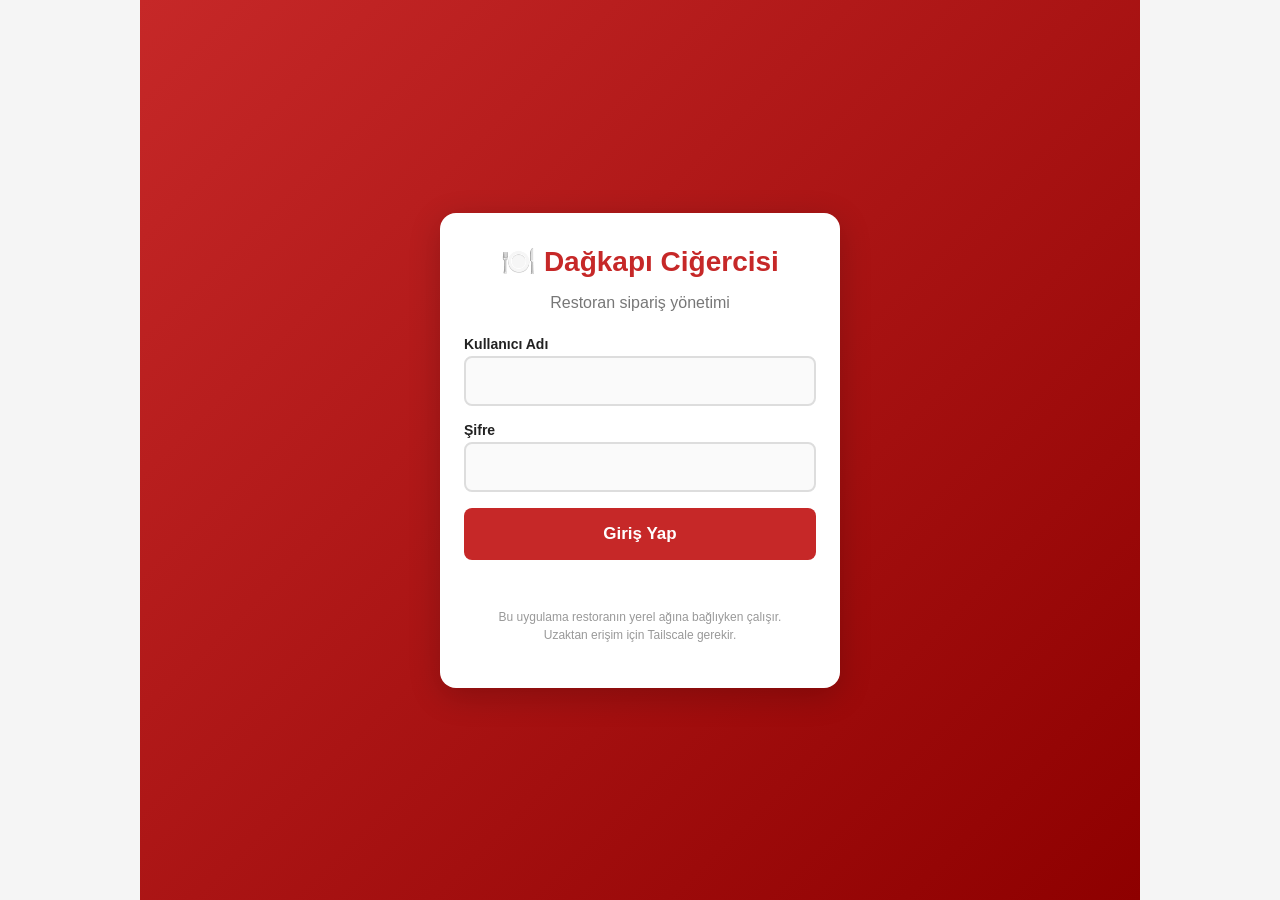
<file: src/main/resources/webapp/index.html>
<!DOCTYPE html>
<html lang="tr">
<head>
  <meta charset="UTF-8">
  <meta name="viewport" content="width=device-width, initial-scale=1.0, viewport-fit=cover, user-scalable=no">
  <meta name="theme-color" content="#c62828">
  <title>BudgetController POS</title>

  <!-- PWA -->
  <link rel="manifest" href="manifest.json">
  <link rel="apple-touch-icon" href="icons/apple-touch-icon.png">
  <meta name="apple-mobile-web-app-capable" content="yes">
  <meta name="apple-mobile-web-app-status-bar-style" content="black-translucent">
  <meta name="apple-mobile-web-app-title" content="Dağkapı Ciğercisi">
  <meta name="mobile-web-app-capable" content="yes">

  <link rel="stylesheet" href="style.css">
</head>
<body>

  <!-- =========== LOGIN VIEW =========== -->
  <section id="view-login" class="view active">
    <div class="login-card">
      <h1>🍽️ Dağkapı Ciğercisi</h1>
      <p class="subtitle">Restoran sipariş yönetimi</p>
      <form id="loginForm">
        <label>
          <span>Kullanıcı Adı</span>
          <input type="text" id="loginUsername" autocomplete="username" required>
        </label>
        <label>
          <span>Şifre</span>
          <input type="password" id="loginPassword" autocomplete="current-password" required>
        </label>
        <button type="submit" class="btn btn-primary btn-large">Giriş Yap</button>
        <div id="loginError" class="error"></div>
      </form>
      <p class="hint">Bu uygulama restoranın yerel ağına bağlıyken çalışır.<br>
         Uzaktan erişim için Tailscale gerekir.</p>
    </div>
  </section>

  <!-- =========== HEADER (her view'da görünür) =========== -->
  <header id="appHeader" class="hidden">
    <div class="header-left">
      <button id="menuBtn" class="icon-btn">☰</button>
      <button id="backBtn" class="icon-btn hidden">←</button>
      <h1 id="headerTitle">Masalar</h1>
    </div>
    <div class="header-right">
      <span id="liveClock" class="live-clock"></span>
      <span id="headerUser"></span>
      <button id="soundToggleBtn" class="icon-btn" title="Sesi aç/kapat">🔊</button>
      <button id="logoutBtn" class="icon-btn">↪</button>
    </div>
  </header>

  <!-- =========== SIDE NAV MENU =========== -->
  <nav id="sideMenu" class="side-menu hidden">
    <div class="side-menu-header">
      <span>Menü</span>
      <button class="icon-btn" id="sideMenuClose">×</button>
    </div>
    <button class="side-menu-item" data-view="dashboard">📊 Gösterge Paneli</button>
    <button class="side-menu-item" data-view="tables">🪑 Masalar</button>
    <button class="side-menu-item" data-view="sales" data-role="ADMIN,KASIYER">💰 Satışlar</button>
    <button class="side-menu-item" data-view="expenses" data-role="ADMIN,KASIYER">📝 Giderler</button>
    <button class="side-menu-item" data-view="daily" data-role="ADMIN">📅 Gün Sonu</button>
    <button class="side-menu-item" data-view="refunds" data-role="ADMIN">🗂 İşlem Geçmişi</button>
    <button class="side-menu-item" data-view="hourly" data-role="ADMIN">📈 Saatlik Yoğunluk</button>
    <button class="side-menu-item" data-view="product-admin" data-role="ADMIN,KASIYER">🛒 Ürün Yönetimi</button>
    <button class="side-menu-item" data-view="user-admin" data-role="ADMIN,KASIYER">👥 Kullanıcı Yönetimi</button>
    <button class="side-menu-item" data-view="suggestions" data-role="ADMIN">💡 Öneriler</button>
    <button class="side-menu-item" data-view="reservations">📆 Rezervasyonlar</button>
  </nav>
  <div id="sideMenuOverlay" class="side-menu-overlay hidden"></div>

  <main id="appMain" class="hidden">

    <!-- =========== DASHBOARD (sahip için) =========== -->
    <section id="view-dashboard" class="view">
      <div class="card">
        <h2>📊 Günün Özeti</h2>
        <div class="stat-grid">
          <!-- "Bugünkü Ciro" kutusu sadece ADMIN'e gösterilir; kasiyere gizli -->
          <div class="stat-box stat-green" id="statSalesBox">
            <span class="stat-value" id="statSalesTotal">—</span>
            <span class="stat-label">Bugünkü Ciro</span>
          </div>
          <div class="stat-box stat-blue">
            <span class="stat-value" id="statTableOccupied">—</span>
            <span class="stat-label">Dolu Masa</span>
          </div>
          <div class="stat-box stat-orange">
            <span class="stat-value" id="statOrderCount">—</span>
            <span class="stat-label">Açık Sipariş</span>
          </div>
        </div>
      </div>

      <!-- Hızlı İstatistik chip'leri — sadece ADMIN'e -->
      <div class="card" id="quickStatsBox">
        <h3>⚡ Hızlı İstatistik</h3>
        <div class="quick-stats-grid">
          <button class="quick-stat-btn" data-stat="today-sales">💰 Bugün Ne Sattım?</button>
          <button class="quick-stat-btn" data-stat="week-sales">📈 Bu Hafta Ciro</button>
          <button class="quick-stat-btn" data-stat="month-sales">📅 Bu Ay Ciro</button>
          <button class="quick-stat-btn" data-stat="today-expenses">📝 Bugün Gider</button>
          <button class="quick-stat-btn" data-stat="net-profit">💎 Net Kar (Bugün)</button>
          <button class="quick-stat-btn" data-stat="top-products">🏆 En Çok Satılan</button>
        </div>
      </div>

      <button class="btn btn-primary btn-large" id="goToTablesBtn">
        Masalara Git →
      </button>

      <!-- Hızlı istatistik sonuç modalı -->
      <div id="quickStatModal" class="modal hidden">
        <div class="modal-content">
          <h2 id="quickStatTitle">Sonuç</h2>
          <div id="quickStatBody" class="quick-stat-body">Yükleniyor...</div>
          <button class="btn btn-secondary" id="quickStatCloseBtn">Kapat</button>
        </div>
      </div>
    </section>

    <!-- =========== TABLES VIEW =========== -->
    <section id="view-tables" class="view">
      <div class="filter-bar">
        <select id="buildingFilter"></select>
        <select id="floorFilter"></select>
        <select id="salonFilter"></select>
      </div>
      <div class="status-filter-bar">
        <button class="status-btn active" data-status="all">Tümü</button>
        <button class="status-btn status-empty-btn" data-status="EMPTY">Boş</button>
        <button class="status-btn status-occupied-btn" data-status="OCCUPIED">Dolu</button>
        <span id="statusCounts" class="status-counts"></span>
      </div>
      <div id="tablesGrid" class="tables-grid"></div>
    </section>

    <!-- =========== TABLE DETAIL =========== -->
    <section id="view-table-detail" class="view">
      <div class="card" id="tableInfoCard">
        <h2 id="tableInfoTitle">Masa</h2>
        <div id="tableInfoMeta" class="meta"></div>
      </div>
      <div class="card">
        <h3>Sipariş Kalemleri</h3>
        <div id="orderItems" class="order-items"></div>
        <div class="total-row">
          <span>TOPLAM</span>
          <span id="orderTotal">₺0,00</span>
        </div>
      </div>
      <div class="action-bar action-bar-grid">
        <button class="btn btn-primary" id="addProductBtn">+ Ürün</button>
        <button class="btn btn-orange" id="sendKitchenBtn">🍳 Mutfak</button>
        <button class="btn btn-green" id="markServedBtn">✓ Teslim Edildi</button>
        <button class="btn btn-green" id="saleBtn">💰 Satış</button>
        <button class="btn btn-purple" id="splitBtn">✂️ Hesap Böl</button>
        <button class="btn btn-blue" id="transferBtn">↔ Masa Taşı</button>
        <button class="btn btn-danger" id="clearTableBtn">🗑 Masa Temizle</button>
      </div>
    </section>

    <!-- =========== ÖDEME YÖNTEMİ DIALOG =========== -->
    <div id="paymentDialog" class="modal hidden">
      <div class="modal-content">
        <h2 id="paymentDialogTitle">Ödeme Yöntemi</h2>
        <p id="paymentDialogAmount" class="modal-amount">₺0,00</p>

        <!-- Hızlı tutar şablonları (yuvarlama / indirim / ikram) -->
        <div class="quick-amount-row">
          <button class="quick-amount-btn" data-action="round-50">↗ 50₺ Yuvarla</button>
          <button class="quick-amount-btn" data-action="round-100">↗ 100₺ Yuvarla</button>
          <button class="quick-amount-btn" data-action="disc-5">−5%</button>
          <button class="quick-amount-btn" data-action="disc-10">−10%</button>
          <button class="quick-amount-btn" data-action="free">🎁 Bedava (İkram)</button>
          <button class="quick-amount-btn" data-action="reset">↺ Orijinal</button>
        </div>

        <div class="payment-options">
          <button class="btn btn-green btn-large" data-method="CASH">💵 Nakit</button>
          <button class="btn btn-blue btn-large" data-method="CREDIT_CARD">💳 Kart</button>
          <button class="btn btn-purple btn-large" data-method="TRANSFER">🏦 EFT</button>
        </div>
        <button class="btn btn-secondary" id="paymentCancelBtn">İptal</button>
      </div>
    </div>

    <!-- =========== HESAP BÖL DIALOG =========== -->
    <div id="splitDialog" class="modal hidden">
      <div class="modal-content">
        <h2>✂️ Hesap Böl</h2>
        <div id="splitStep1">
          <p>Toplam: <strong id="splitTotalAmount">₺0,00</strong></p>
          <p>Kaç kişiye bölünsün?</p>
          <div class="split-quick">
            <button class="btn btn-green btn-large" data-persons="2">2 Kişi</button>
            <button class="btn btn-green btn-large" data-persons="3">3 Kişi</button>
            <button class="btn btn-green btn-large" data-persons="4">4 Kişi</button>
          </div>
          <label>
            <span>veya manuel kişi sayısı:</span>
            <input type="number" id="splitManualCount" min="2" max="20" value="5">
          </label>
          <button class="btn btn-primary btn-large" id="splitManualGo">Devam →</button>
        </div>
        <div id="splitStep2" class="hidden">
          <p>Her kişi için ödeme yöntemi:</p>
          <div id="splitPersonsList"></div>
          <button class="btn btn-primary btn-large" id="splitConfirmBtn">Onayla ve Tahsil Et</button>
        </div>
        <button class="btn btn-secondary" id="splitCancelBtn">İptal</button>
      </div>
    </div>

    <!-- =========== KALEM EYLEM MENÜSÜ (alt-sheet) =========== -->
    <div id="itemActionSheet" class="modal hidden">
      <div class="modal-content">
        <h3 id="itemActionTitle">Kalem</h3>
        <button class="btn btn-orange btn-large" id="itemDecreaseBtn">− 1 Adet Azalt</button>
        <button class="btn btn-danger btn-large" id="itemRemoveBtn">🗑 Tamamen Sil</button>
        <button class="btn btn-secondary" id="itemCancelBtn">İptal</button>
      </div>
    </div>

    <!-- =========== MASA TRANSFER DIALOG =========== -->
    <div id="transferDialog" class="modal hidden">
      <div class="modal-content">
        <h2>↔ Masa Taşı</h2>
        <p>Hedef masa seçin:</p>
        <select id="transferTargetSelect" class="full-width-select"></select>
        <button class="btn btn-primary btn-large" id="transferConfirmBtn">Taşı</button>
        <button class="btn btn-secondary" id="transferCancelBtn">İptal</button>
      </div>
    </div>

    <!-- =========== ÜRÜN EKLE DIALOG (porsiyon + şiş + not) =========== -->
    <div id="addItemDialog" class="modal hidden">
      <div class="modal-content">
        <h2 id="addItemProductName">Ürün</h2>
        <p id="addItemPriceInfo" class="meta"></p>

        <div class="qty-row">
          <span class="qty-label">Porsiyon</span>
          <div class="qty-controls">
            <button class="qty-btn" data-action="portion-minus">−</button>
            <input type="number" id="addItemPortion" min="0" max="50" value="1">
            <button class="qty-btn" data-action="portion-plus">+</button>
          </div>
        </div>

        <div class="qty-row" id="addItemPiecesRow" style="display:none;">
          <span class="qty-label" id="addItemPiecesLabel">+ Şiş</span>
          <div class="qty-controls">
            <button class="qty-btn qty-blue" data-action="pieces-minus">−</button>
            <input type="number" id="addItemExtraPieces" min="0" max="50" value="0">
            <button class="qty-btn qty-blue" data-action="pieces-plus">+</button>
          </div>
        </div>

        <div class="total-preview">
          Toplam: <strong id="addItemTotalPreview">₺0,00</strong>
        </div>

        <label>
          <span>Not (opsiyonel):</span>
          <div class="note-presets">
            <button type="button" class="note-chip" data-note="Soğansız">Soğansız</button>
            <button type="button" class="note-chip" data-note="Tuzsuz">Tuzsuz</button>
            <button type="button" class="note-chip" data-note="Acılı">Acılı</button>
            <button type="button" class="note-chip" data-note="Acısız">Acısız</button>
            <button type="button" class="note-chip" data-note="Az pişmiş">Az pişmiş</button>
            <button type="button" class="note-chip" data-note="Çok pişmiş">Çok pişmiş</button>
          </div>
          <textarea id="addItemNote" rows="2" placeholder="özel istek..."></textarea>
        </label>

        <button class="btn btn-primary btn-large" id="addItemConfirmBtn">Siparişe Ekle</button>
        <button class="btn btn-secondary" id="addItemCancelBtn">İptal</button>
      </div>
    </div>

    <!-- =========== PRODUCT PICKER =========== -->
    <section id="view-products" class="view">
      <div id="addedSummary" class="added-summary">
        <span>📋 Masa seçiliyor...</span>
        <span class="added-total">₺0,00</span>
      </div>
      <input type="search" id="productSearch" placeholder="Ürün ara..." class="search-input">
      <div id="categoryFilterBar" class="category-filter-bar"></div>
      <div id="productsList" class="products-list"></div>
      <div class="action-bar">
        <button class="btn btn-primary btn-large" id="finishOrderBtn">
          ✓ Bitti — Masaya Dön
        </button>
      </div>
    </section>

    <!-- =========== SALES VIEW (Tüm Satışlar) =========== -->
    <section id="view-sales" class="view">
      <div class="card">
        <div class="row-between">
          <h2>💰 Satışlar</h2>
          <input type="date" id="salesDate" class="date-input">
        </div>
        <div class="big-totals" id="salesSummary"></div>
      </div>
      <div class="card">
        <h3>Satış Listesi</h3>
        <div id="salesList" class="record-list"></div>
      </div>
    </section>

    <!-- =========== SALE DETAIL MODAL =========== -->
    <div id="saleDetailModal" class="modal hidden">
      <div class="modal-content">
        <h2 id="saleDetailTitle">Satış Detayı</h2>
        <div id="saleDetailMeta" class="meta"></div>
        <h3>Sipariş Kalemleri</h3>
        <div id="saleDetailItems" class="order-items"></div>
        <div class="total-row">
          <span>TOPLAM</span>
          <span id="saleDetailTotal">₺0,00</span>
        </div>
        <button class="btn btn-secondary" id="saleDetailCloseBtn">Kapat</button>
      </div>
    </div>

    <!-- =========== EXPENSES VIEW (Giderler) =========== -->
    <section id="view-expenses" class="view">
      <div class="card">
        <div class="row-between">
          <h2>📝 Giderler</h2>
          <input type="date" id="expensesDate" class="date-input">
        </div>
        <div class="big-totals" id="expensesSummary"></div>
      </div>

      <div class="card">
        <h3>Hızlı Seçim</h3>
        <p class="meta">Bir kalemi seç → tutar/kg sorulacak</p>
        <div id="expenseTemplates" class="expense-templates"></div>
      </div>

      <div class="card">
        <h3>Yeni Gider Ekle (Manuel)</h3>
        <div class="hourly-mode-bar">
          <button class="mode-btn active" data-exp-mode="manual">💵 Manuel Tutar</button>
          <button class="mode-btn" data-exp-mode="kg">⚖️ Kg Bazlı</button>
        </div>

        <label>
          <span>Açıklama</span>
          <input type="text" id="newExpDescription" placeholder="Domates, kömür vb.">
        </label>

        <!-- Manuel mod -->
        <div id="expManualFields">
          <label>
            <span>Tutar (₺)</span>
            <input type="text" inputmode="decimal" id="newExpAmount" placeholder="100.00">
          </label>
        </div>

        <!-- Kg modu -->
        <div id="expKgFields" class="hidden">
          <label>
            <span>Kilo (kg)</span>
            <input type="text" inputmode="decimal" id="newExpKg" placeholder="3">
          </label>
          <label>
            <span>Kg Fiyatı (₺/kg)</span>
            <input type="text" inputmode="decimal" id="newExpUnitPrice" placeholder="25">
          </label>
          <div class="total-preview">
            Hesaplanan: <strong id="expKgTotalPreview">₺0,00</strong>
          </div>
        </div>

        <button class="btn btn-primary btn-large" id="addExpenseBtn">+ Gider Ekle</button>
      </div>

      <div class="card">
        <h3>Bugünkü Giderler</h3>
        <div id="expensesList" class="record-list"></div>
      </div>
    </section>

    <!-- =========== DAILY/MONTHLY REPORT VIEW =========== -->
    <section id="view-daily" class="view">
      <div class="card">
        <div class="row-between">
          <h2 id="dailyReportTitle">📅 Gün Sonu Raporu</h2>
          <div class="hourly-mode-bar" style="margin:0;">
            <button class="mode-btn active" data-period="day">Günlük</button>
            <button class="mode-btn" data-period="month">Aylık</button>
          </div>
        </div>
        <div class="row-between">
          <input type="date" id="dailyDate" class="date-input">
          <input type="month" id="dailyMonth" class="date-input hidden">
        </div>
      </div>
      <div class="stat-grid">
        <div class="stat-box stat-green">
          <span class="stat-value" id="dailySalesTotal">—</span>
          <span class="stat-label">Toplam Satış</span>
        </div>
        <div class="stat-box stat-orange">
          <span class="stat-value" id="dailyExpenseTotal">—</span>
          <span class="stat-label">Toplam Gider</span>
        </div>
        <div class="stat-box stat-blue">
          <span class="stat-value" id="dailyNetProfit">—</span>
          <span class="stat-label">Net Sonuç</span>
        </div>
      </div>
      <div class="card">
        <h3>Detay</h3>
        <div id="dailyDetailInfo" class="meta"></div>
      </div>

      <!-- ÜRÜN SATIŞ ÖZETİ -->
      <div class="card">
        <h3>📊 Ürün Satış Özeti</h3>
        <p class="meta">Bu dönemde satılan ürünler — porsiyon karşılıklarıyla</p>
        <div class="product-summary-table">
          <table id="productSummaryTable">
            <thead>
              <tr><th>Ürün</th><th>Birim</th><th>Satılan</th><th>Porsiyon Karş.</th></tr>
            </thead>
            <tbody id="productSummaryBody"></tbody>
          </table>
        </div>
      </div>
    </section>

    <!-- =========== REFUND HISTORY VIEW (İşlem Geçmişi) =========== -->
    <section id="view-refunds" class="view">
      <div class="card">
        <div class="row-between">
          <h2>🗂 İşlem Geçmişi</h2>
          <span id="refundsCount" class="meta"></span>
        </div>
        <p class="meta">Tüm iade / iptal / silme işlemleri kaydı</p>
      </div>
      <div id="refundsList" class="record-list"></div>
    </section>

    <!-- =========== HOURLY HEATMAP =========== -->
    <section id="view-hourly" class="view">
      <div class="card">
        <div class="row-between">
          <h2>📈 Saatlik Yoğunluk</h2>
          <input type="date" id="hourlyDate" class="date-input">
        </div>
        <div class="hourly-mode-bar">
          <button class="mode-btn active" data-mode="count">Adet</button>
          <button class="mode-btn" data-mode="amount">Tutar (₺)</button>
        </div>
      </div>
      <div class="card">
        <svg id="hourlyChart" viewBox="0 0 720 320" preserveAspectRatio="xMidYMid meet"
             style="width:100%; height:auto;"></svg>
      </div>
    </section>

    <!-- =========== PRODUCT ADMIN =========== -->
    <section id="view-product-admin" class="view">
      <div class="card">
        <h2>🛒 Ürün Yönetimi</h2>
        <p class="meta">Tükendi olarak işaretle, fiyat değiştir, yeni ürün ekle</p>
      </div>
      <div class="card">
        <h3>Yeni Ürün</h3>
        <label><span>Ad</span>
          <input type="text" id="newProdName" placeholder="örn. Adana Kebap">
        </label>
        <label><span>Porsiyon Fiyatı (₺)</span>
          <input type="text" inputmode="decimal" id="newProdPrice" placeholder="120">
        </label>
        <label><span>Kategori</span>
          <select id="newProdCategory" class="full-width-select"></select>
        </label>
        <label><span>Birim (porsiyon/şiş/adet/tabak/kg)</span>
          <select id="newProdUnitLabel" class="full-width-select">
            <option value="porsiyon">porsiyon</option>
            <option value="şiş">şiş</option>
            <option value="adet">adet</option>
            <option value="tabak">tabak</option>
            <option value="kase">kase</option>
            <option value="kg">kg</option>
          </select>
        </label>
        <label><span>Porsiyondaki şiş adeti
            <span style="font-weight:normal;color:#999;">(0 = şiş bazlı değil)</span>
          </span>
          <input type="number" min="0" max="50" id="newProdPiecesPerPortion" value="0">
        </label>
        <button class="btn btn-primary btn-large" id="createProdBtn">+ Ürün Ekle</button>
      </div>
      <div class="card">
        <h3>Mevcut Ürünler</h3>
        <input type="search" id="prodAdminSearch" placeholder="Ara..." class="search-input">
        <div id="prodAdminList" class="record-list"></div>
      </div>
    </section>

    <!-- =========== SUGGESTIONS (Admin önerileri) =========== -->
    <section id="view-suggestions" class="view">
      <div class="card">
        <h2>💡 Öneriler</h2>
        <p class="meta">Geçmiş 30 günün verisinden otomatik üretilmiş tavsiyeler</p>
      </div>
      <div class="card">
        <h3>👥 Saatlik Personel Önerisi</h3>
        <p class="meta">Geçmiş veriden hangi saatte kaç garson olmalı</p>
        <div id="staffSuggestionsList" class="record-list"></div>
      </div>
    </section>

    <!-- =========== RESERVATIONS =========== -->
    <section id="view-reservations" class="view">
      <div class="card">
        <h2>📆 Rezervasyonlar</h2>
        <button id="newReservationBtn" class="btn-primary btn-large-action">+ Yeni Rezervasyon</button>
        <label><span>Tarih</span>
          <input type="date" id="reservationDate" class="date-input">
        </label>
      </div>
      <div id="reservationsList" class="record-list"></div>
    </section>

    <!-- =========== NEW RESERVATION MODAL =========== -->
    <div id="newReservationModal" class="modal hidden">
      <div class="modal-content">
        <div class="row-between">
          <h3>📆 Yeni Rezervasyon</h3>
          <button class="icon-btn" id="closeReservationModal">✖</button>
        </div>
        <label><span>Masa</span>
          <button type="button" id="resvTablePickBtn" class="btn-secondary btn-table-pick">Masa Seç …</button>
          <input type="hidden" id="resvTableNo" value="0">
        </label>
        <label><span>Başlangıç</span>
          <input type="datetime-local" id="resvStart">
        </label>
        <label><span>Bitiş</span>
          <input type="datetime-local" id="resvEnd">
        </label>
        <label><span>Müşteri Adı</span>
          <input type="text" id="resvName" autocomplete="off">
        </label>
        <label><span>Telefon</span>
          <input type="tel" id="resvPhone" autocomplete="off">
        </label>
        <label><span>Kişi Sayısı</span>
          <input type="number" id="resvParty" min="1" value="2">
        </label>
        <label><span>Notlar</span>
          <textarea id="resvNotes" rows="2"></textarea>
        </label>
        <div class="modal-actions">
          <button class="btn-secondary" id="resvCancelBtn">Vazgeç</button>
          <button class="btn-primary" id="resvSaveBtn">Kaydet</button>
        </div>
      </div>
    </div>

    <!-- =========== TABLE PICKER MODAL =========== -->
    <div id="tablePickerModal" class="modal hidden">
      <div class="modal-content modal-wide">
        <div class="row-between">
          <h3>🪑 Masa Seç</h3>
          <button class="icon-btn" id="closeTablePickerBtn">✖</button>
        </div>
        <div id="tablePickerGrid" class="table-picker-grid"></div>
      </div>
    </div>

    <!-- =========== USER ADMIN =========== -->
    <section id="view-user-admin" class="view">
      <div class="card">
        <h2>👥 Kullanıcı Yönetimi</h2>
        <p class="meta">Kasiyer ve garson kullanıcıları</p>
      </div>
      <div class="card">
        <h3>Yeni Kullanıcı</h3>
        <label><span>Kullanıcı Adı</span>
          <input type="text" id="newUserName" autocomplete="off">
        </label>
        <label><span>Ad Soyad</span>
          <input type="text" id="newUserFullName" autocomplete="off">
        </label>
        <label><span>Rol</span>
          <select id="newUserRole" class="full-width-select">
            <option value="KASIYER">Kasiyer</option>
            <option value="GARSON">Garson</option>
          </select>
        </label>
        <label><span>Şifre</span>
          <input type="password" id="newUserPassword" autocomplete="new-password">
        </label>
        <button class="btn btn-primary btn-large" id="createUserBtn">+ Kullanıcı Oluştur</button>
      </div>
      <div class="card">
        <h3>Mevcut Kullanıcılar</h3>
        <div id="userAdminList" class="record-list"></div>
      </div>
    </section>

  </main>

  <!-- Toast / bildirim -->
  <div id="toast" class="toast hidden"></div>

  <script src="sound.js"></script>
  <script src="app.js"></script>
  <!-- Service worker kaydı app.js'in sonunda — inline script CSP tarafından bloklanır -->
</body>
</html>
</file>
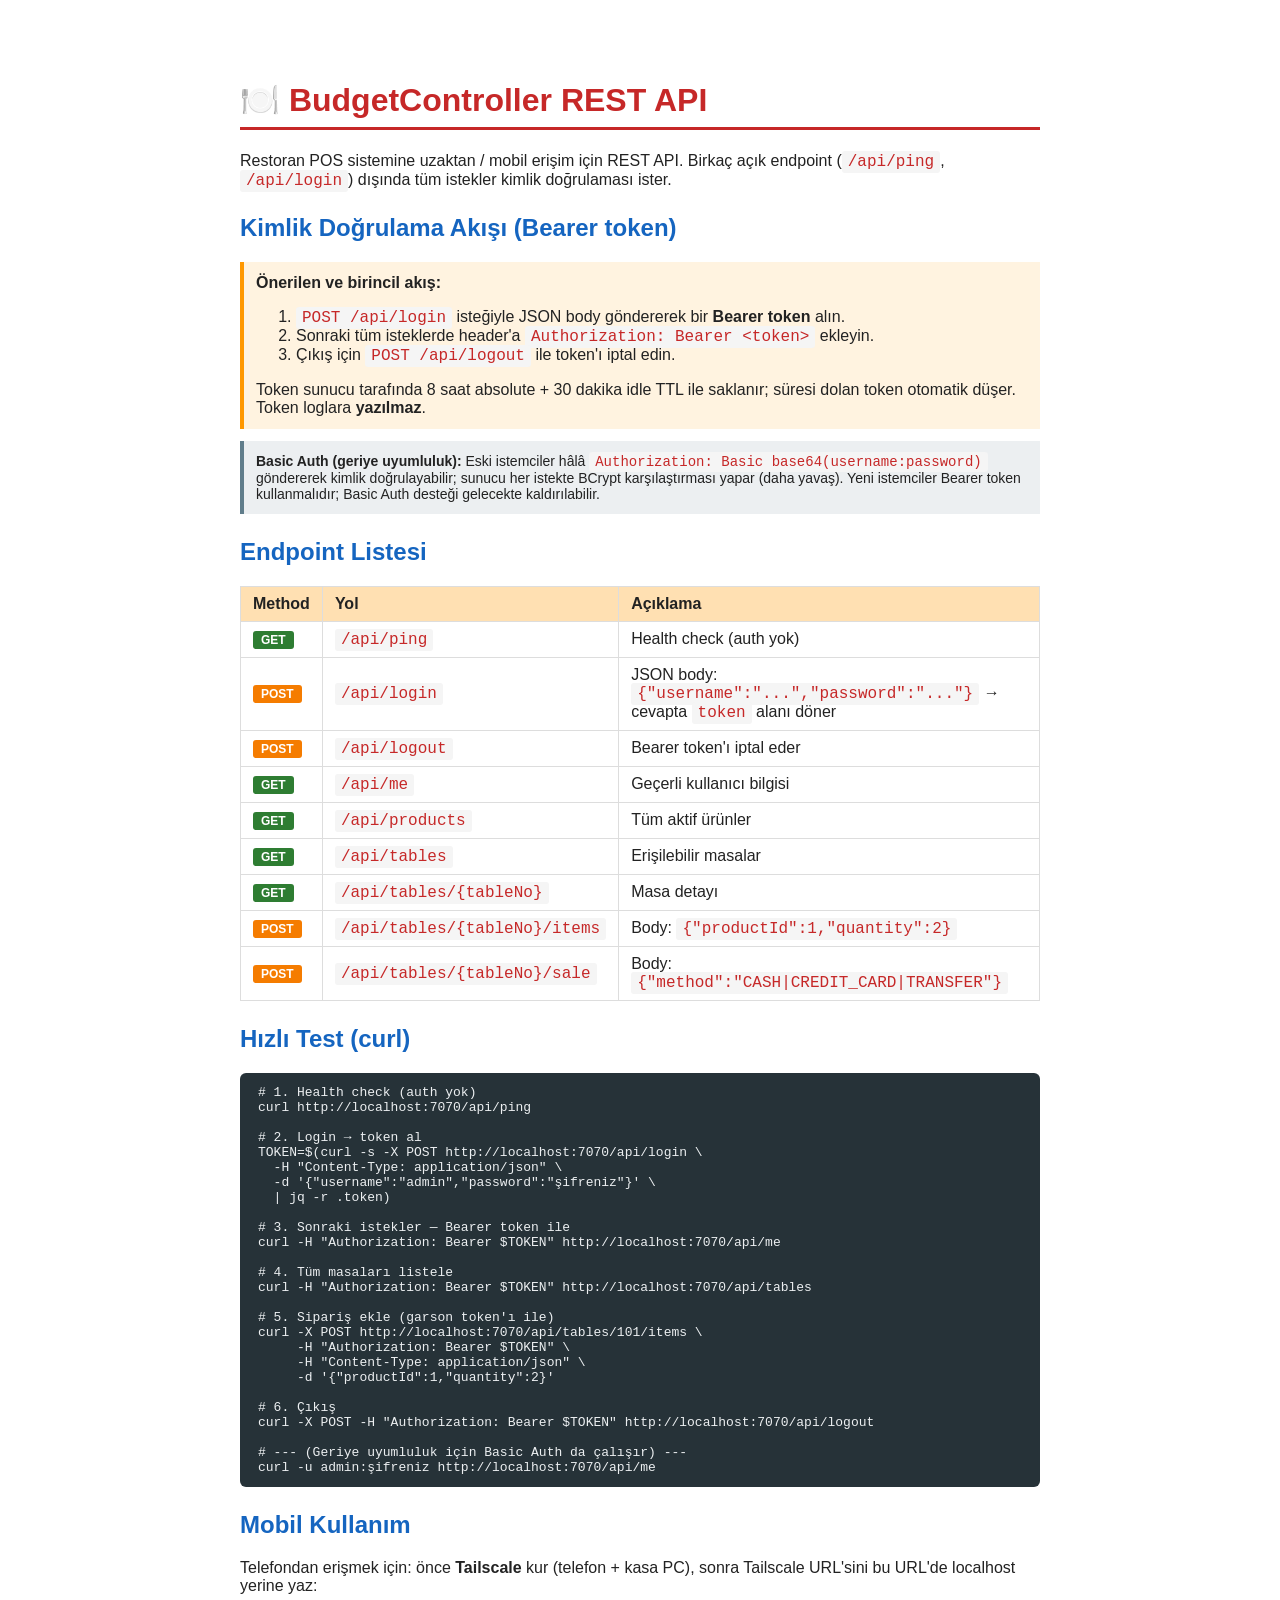
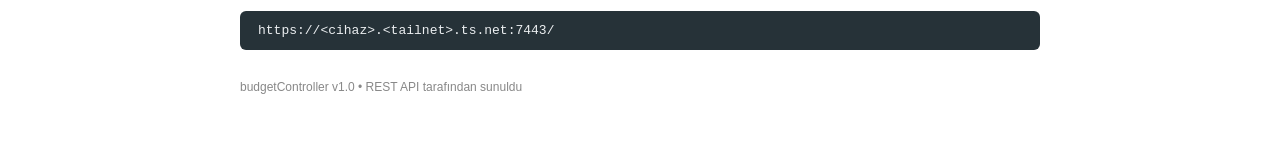
<file: src/main/resources/api-help.html>
<!DOCTYPE html>
<html lang="tr"><head>
<meta charset="UTF-8">
<title>BudgetController REST API</title>
<style>
  body { font-family: 'Segoe UI', Arial, sans-serif; max-width: 800px;
         margin: 40px auto; padding: 20px; color: #222; }
  h1 { color: #c62828; border-bottom: 3px solid #c62828; padding-bottom: 8px; }
  h2 { color: #1565c0; margin-top: 24px; }
  code { background: #f5f5f5; padding: 2px 6px; border-radius: 3px;
         font-family: 'Consolas', monospace; color: #c62828; }
  pre { background: #263238; color: #eceff1; padding: 12px 18px;
        border-radius: 6px; overflow-x: auto; }
  table { border-collapse: collapse; width: 100%; margin: 12px 0; }
  th, td { border: 1px solid #ddd; padding: 8px 12px; text-align: left; }
  th { background: #ffe0b2; }
  .badge { display: inline-block; padding: 2px 8px; border-radius: 3px;
           font-weight: bold; font-size: 12px; color: white; }
  .get { background: #2e7d32; }
  .post { background: #f57c00; }
  .note { background: #fff3e0; border-left: 4px solid #ff9800;
          padding: 12px; margin: 12px 0; }
  .fallback { background: #eceff1; border-left: 4px solid #607d8b;
              padding: 12px; margin: 12px 0; font-size: 14px; }
</style></head><body>
  <h1>🍽️ BudgetController REST API</h1>
  <p>Restoran POS sistemine uzaktan / mobil erişim için REST API.
     Birkaç açık endpoint (<code>/api/ping</code>, <code>/api/login</code>)
     dışında tüm istekler kimlik doğrulaması ister.</p>

  <h2>Kimlik Doğrulama Akışı (Bearer token)</h2>
  <div class="note">
    <b>Önerilen ve birincil akış:</b>
    <ol>
      <li><code>POST /api/login</code> isteğiyle JSON body göndererek bir
          <b>Bearer token</b> alın.</li>
      <li>Sonraki tüm isteklerde header'a
          <code>Authorization: Bearer &lt;token&gt;</code> ekleyin.</li>
      <li>Çıkış için <code>POST /api/logout</code> ile token'ı iptal edin.</li>
    </ol>
    Token sunucu tarafında 8 saat absolute + 30 dakika idle TTL ile saklanır;
    süresi dolan token otomatik düşer. Token loglara <b>yazılmaz</b>.
  </div>

  <div class="fallback">
    <b>Basic Auth (geriye uyumluluk):</b>
    Eski istemciler hâlâ <code>Authorization: Basic base64(username:password)</code>
    göndererek kimlik doğrulayabilir; sunucu her istekte BCrypt karşılaştırması
    yapar (daha yavaş). Yeni istemciler Bearer token kullanmalıdır; Basic Auth
    desteği gelecekte kaldırılabilir.
  </div>

  <h2>Endpoint Listesi</h2>
  <table>
    <tr><th>Method</th><th>Yol</th><th>Açıklama</th></tr>
    <tr><td><span class="badge get">GET</span></td>
        <td><code>/api/ping</code></td><td>Health check (auth yok)</td></tr>
    <tr><td><span class="badge post">POST</span></td>
        <td><code>/api/login</code></td>
        <td>JSON body: <code>{"username":"...","password":"..."}</code>
            → cevapta <code>token</code> alanı döner</td></tr>
    <tr><td><span class="badge post">POST</span></td>
        <td><code>/api/logout</code></td>
        <td>Bearer token'ı iptal eder</td></tr>
    <tr><td><span class="badge get">GET</span></td>
        <td><code>/api/me</code></td><td>Geçerli kullanıcı bilgisi</td></tr>
    <tr><td><span class="badge get">GET</span></td>
        <td><code>/api/products</code></td><td>Tüm aktif ürünler</td></tr>
    <tr><td><span class="badge get">GET</span></td>
        <td><code>/api/tables</code></td><td>Erişilebilir masalar</td></tr>
    <tr><td><span class="badge get">GET</span></td>
        <td><code>/api/tables/{tableNo}</code></td><td>Masa detayı</td></tr>
    <tr><td><span class="badge post">POST</span></td>
        <td><code>/api/tables/{tableNo}/items</code></td>
        <td>Body: <code>{"productId":1,"quantity":2}</code></td></tr>
    <tr><td><span class="badge post">POST</span></td>
        <td><code>/api/tables/{tableNo}/sale</code></td>
        <td>Body: <code>{"method":"CASH|CREDIT_CARD|TRANSFER"}</code></td></tr>
  </table>

  <h2>Hızlı Test (curl)</h2>
  <pre># 1. Health check (auth yok)
curl http://localhost:7070/api/ping

# 2. Login → token al
TOKEN=$(curl -s -X POST http://localhost:7070/api/login \
  -H "Content-Type: application/json" \
  -d '{"username":"admin","password":"şifreniz"}' \
  | jq -r .token)

# 3. Sonraki istekler — Bearer token ile
curl -H "Authorization: Bearer $TOKEN" http://localhost:7070/api/me

# 4. Tüm masaları listele
curl -H "Authorization: Bearer $TOKEN" http://localhost:7070/api/tables

# 5. Sipariş ekle (garson token'ı ile)
curl -X POST http://localhost:7070/api/tables/101/items \
     -H "Authorization: Bearer $TOKEN" \
     -H "Content-Type: application/json" \
     -d '{"productId":1,"quantity":2}'

# 6. Çıkış
curl -X POST -H "Authorization: Bearer $TOKEN" http://localhost:7070/api/logout

# --- (Geriye uyumluluk için Basic Auth da çalışır) ---
curl -u admin:şifreniz http://localhost:7070/api/me</pre>

  <h2>Mobil Kullanım</h2>
  <p>Telefondan erişmek için: önce <b>Tailscale</b> kur
     (telefon + kasa PC), sonra Tailscale URL'sini bu URL'de
     localhost yerine yaz:</p>
  <pre>https://&lt;cihaz&gt;.&lt;tailnet&gt;.ts.net:7443/</pre>

  <p style="margin-top: 30px; color: #888; font-size: 12px;">
  budgetController v1.0 • REST API tarafından sunuldu</p>
</body></html>
</file>
<file: src/main/resources/webapp/style.css>
/* ====================================================================
   BudgetController PWA — stil dosyası
   Mobil-first, iOS safe-area uyumlu, dokunmatik dostu
   ==================================================================== */

* { box-sizing: border-box; -webkit-tap-highlight-color: transparent; }

html, body {
  margin: 0;
  padding: 0;
  font-family: -apple-system, BlinkMacSystemFont, 'Segoe UI', Roboto, sans-serif;
  background: #f5f5f5;
  color: #222;
  -webkit-text-size-adjust: 100%;
  /* iOS safe area */
  padding-top: env(safe-area-inset-top);
  padding-bottom: env(safe-area-inset-bottom);
}

/* ---------- View routing ---------- */
/* !important — #view-login ID selector'undan daha güçlü olsun diye
   (yoksa ID özgüllüğü > class özgüllüğü → login view daima görünür kalır) */
.view { display: none !important; padding: 16px; min-height: 100vh; }
.view.active { display: block !important; }
.hidden { display: none !important; }

/* ---------- Login ---------- */
#view-login {
  /* display: none varsayılan (view kuralından); active iken flex göster */
  align-items: center;
  justify-content: center;
  min-height: 100vh;
  background: linear-gradient(135deg, #c62828 0%, #8e0000 100%);
  padding: 24px;
}
#view-login.active { display: flex !important; }
.login-card {
  background: white;
  border-radius: 16px;
  padding: 32px 24px;
  width: 100%;
  max-width: 400px;
  box-shadow: 0 8px 32px rgba(0, 0, 0, 0.2);
}
.login-card h1 { margin: 0 0 4px; font-size: 28px; text-align: center; color: #c62828; }
.subtitle { text-align: center; color: #777; margin-bottom: 24px; }
.login-card label { display: block; margin-bottom: 16px; }
.login-card label span { display: block; font-weight: bold; margin-bottom: 4px; font-size: 14px; }
.login-card input {
  width: 100%;
  padding: 14px 12px;
  font-size: 16px;
  border: 2px solid #ddd;
  border-radius: 8px;
  background: #fafafa;
}
.login-card input:focus { border-color: #c62828; outline: none; }
.login-card .hint {
  font-size: 12px;
  color: #999;
  text-align: center;
  margin-top: 16px;
  line-height: 1.5;
}
.error { color: #c62828; font-size: 14px; margin-top: 12px; min-height: 20px; }

/* ---------- Header ---------- */
header#appHeader {
  background: #c62828;
  color: white;
  padding: 14px 16px;
  display: flex;
  justify-content: space-between;
  align-items: center;
  position: sticky;
  top: env(safe-area-inset-top);
  z-index: 100;
  box-shadow: 0 2px 4px rgba(0, 0, 0, 0.15);
}
header h1 { margin: 0; font-size: 18px; }
.header-left, .header-right { display: flex; align-items: center; gap: 12px; }
#headerUser { font-size: 13px; opacity: 0.9; }
.live-clock {
  font-size: 12px;
  font-variant-numeric: tabular-nums;
  opacity: 0.9;
  background: rgba(255, 255, 255, 0.15);
  padding: 4px 8px;
  border-radius: 6px;
  white-space: nowrap;
}
@media (max-width: 480px) {
  .live-clock { font-size: 11px; padding: 3px 6px; }
}
.icon-btn {
  background: rgba(255, 255, 255, 0.2);
  border: none;
  color: white;
  width: 36px;
  height: 36px;
  border-radius: 8px;
  font-size: 20px;
  cursor: pointer;
}

/* ---------- Genel button ---------- */
.btn {
  display: inline-block;
  padding: 12px 20px;
  border: none;
  border-radius: 8px;
  cursor: pointer;
  font-size: 15px;
  font-weight: 600;
  transition: opacity 0.15s;
}
.btn:active { opacity: 0.7; }
.btn-primary { background: #c62828; color: white; }
.btn-secondary { background: #fff; color: #c62828; border: 2px solid #c62828; }
.btn-large {
  width: 100%;
  padding: 16px;
  font-size: 17px;
}

/* ---------- Card ---------- */
.card {
  background: white;
  border-radius: 12px;
  padding: 16px;
  margin-bottom: 12px;
  box-shadow: 0 1px 4px rgba(0, 0, 0, 0.08);
}
.card h2 { margin: 0 0 12px; font-size: 18px; color: #c62828; }
.card h3 { margin: 0 0 8px; font-size: 16px; color: #444; }
.meta { font-size: 13px; color: #777; }

/* ---------- Dashboard stat grid ---------- */
.stat-grid {
  display: grid;
  grid-template-columns: 1fr 1fr;
  gap: 12px;
  margin-top: 12px;
}
.stat-grid > .stat-box:first-child { grid-column: span 2; }
.stat-box {
  border-radius: 10px;
  padding: 16px;
  text-align: center;
  color: white;
}
.stat-box .stat-value {
  display: block;
  font-size: 28px;
  font-weight: bold;
  margin-bottom: 4px;
}
.stat-box .stat-label { display: block; font-size: 13px; opacity: 0.9; }
.stat-green  { background: linear-gradient(135deg, #4caf50, #2e7d32); }
.stat-blue   { background: linear-gradient(135deg, #2196f3, #1565c0); }
.stat-orange { background: linear-gradient(135deg, #ff9800, #e65100); }

/* ---------- Filter bar ---------- */
.filter-bar {
  display: flex;
  gap: 8px;
  margin-bottom: 12px;
}
.filter-bar select {
  flex: 1;
  padding: 12px;
  border: 1px solid #ddd;
  border-radius: 8px;
  background: white;
  font-size: 15px;
}

/* ---------- Status filter bar ---------- */
.status-filter-bar {
  display: flex;
  gap: 8px;
  margin-bottom: 12px;
  align-items: center;
  flex-wrap: wrap;
}
.status-btn {
  flex: 1;
  min-width: 80px;
  padding: 12px 8px;
  border: 2px solid #ddd;
  border-radius: 8px;
  background: white;
  color: #555;
  font-weight: 600;
  font-size: 14px;
  cursor: pointer;
  transition: all 0.15s;
}
.status-btn.active {
  background: #c62828;
  color: white;
  border-color: #8e0000;
}
.status-btn.status-empty-btn.active {
  background: #fbc02d;
  color: #5d4037;
  border-color: #f57f17;
}
.status-btn.status-occupied-btn.active {
  background: #1976d2;
  color: white;
  border-color: #0d47a1;
}
.status-counts {
  flex-basis: 100%;
  font-size: 12px;
  color: #777;
  text-align: center;
  margin-top: 4px;
}

/* ---------- Tables grid ---------- */
.tables-grid {
  display: grid;
  grid-template-columns: repeat(auto-fill, minmax(120px, 1fr));
  gap: 10px;
}
.table-button {
  border: none;
  border-radius: 10px;
  padding: 18px 8px;
  text-align: center;
  cursor: pointer;
  font-weight: 600;
  min-height: 90px;
  display: flex;
  flex-direction: column;
  justify-content: center;
  gap: 6px;
  transition: transform 0.1s;
}
.table-button:active { transform: scale(0.97); }
.table-button .table-no { font-size: 18px; color: #222; }
.table-button .table-total { font-size: 13px; opacity: 0.85; }
.table-empty   { background: #f5f6d8; }
.table-ordered { background: #9bcbef; color: #0d3a5f; }
.table-served  { background: #a5d6a7; color: #1b5e20; }

/* ---------- Fiziksel kat planı (tam salon + "Tümü") ----------
   Konum/ölçü/yazı boyu JS'de 0-1000 normalize yerleşimden hesaplanır.
   Durum rengi şekil katmanındadır (döndürülür); buton ve yazı düz kalır. */
.floor-plan-host {
  width: 100%;
  overflow-x: auto;
  overflow-y: hidden;
}
.floor-plan-canvas {
  position: relative;
  box-sizing: border-box;
  background: #fafaf7;
  border: 1px solid #e1e1dc;
  border-radius: 10px;
}
.table-button.floor-table {
  position: absolute;
  box-sizing: border-box;
  min-height: 0;
  padding: 2px;
  gap: 2px;
  align-items: center;
  background: transparent !important;
  border-radius: 0;
  overflow: visible;
  -webkit-tap-highlight-color: transparent;
}
.floor-table .floor-table-shape {
  position: absolute;
  inset: 0;
  z-index: 0;
  border: 1.5px solid rgba(0, 0, 0, 0.55);
  border-radius: 8px;
  box-sizing: border-box;
}
.floor-table.shape-ROUND .floor-table-shape,
.floor-table.shape-OVAL .floor-table-shape { border-radius: 50%; }
.table-button.floor-table .table-no,
.table-button.floor-table .table-total {
  position: relative;
  z-index: 1;
  line-height: 1.15;
  white-space: nowrap;
}
.table-button.floor-table .table-no { font-size: 1em; }
.table-button.floor-table .table-total { font-size: 0.8em; }
.table-button.floor-table .table-resv-badge { z-index: 2; }

/* ---------- Order items ---------- */
.order-items {
  display: flex;
  flex-direction: column;
  gap: 6px;
  max-height: 50vh;
  overflow-y: auto;
}
.order-item {
  display: flex;
  justify-content: space-between;
  align-items: center;
  padding: 10px 12px;
  background: #fafafa;
  border-radius: 8px;
  border-left: 4px solid #c62828;
}
.order-item.pending { border-left-color: #ff9800; background: #fff8e1; }
.order-item .item-name { font-weight: 600; }
.order-item .item-meta { font-size: 12px; color: #777; margin-top: 2px; }
.order-item .item-amount { font-weight: bold; color: #c62828; }
.total-row {
  display: flex;
  justify-content: space-between;
  align-items: center;
  margin-top: 12px;
  padding-top: 12px;
  border-top: 2px solid #eee;
  font-weight: bold;
  font-size: 18px;
}
.total-row span:last-child { color: #c62828; font-size: 22px; }

/* ---------- Products list (picker) ---------- */
.search-input {
  width: 100%;
  padding: 14px;
  font-size: 16px;
  border: 1px solid #ddd;
  border-radius: 10px;
  margin-bottom: 12px;
}
.products-list {
  display: grid;
  grid-template-columns: 1fr 1fr;
  gap: 10px;
}
.product-card {
  background: white;
  border: 1px solid #eee;
  border-radius: 10px;
  padding: 14px;
  cursor: pointer;
  text-align: center;
  transition: transform 0.1s;
}
.product-card:active { transform: scale(0.96); }
.product-card.inactive { opacity: 0.5; background: #f5f5f5; }
.product-card .product-name { font-weight: 600; margin-bottom: 4px; }
.product-card .product-price { color: #c62828; font-weight: bold; }
.product-card .badge-out {
  color: #c62828;
  font-size: 11px;
  font-weight: bold;
  display: block;
  margin-top: 4px;
}

/* ---------- Action bar ---------- */
.action-bar {
  position: sticky;
  bottom: 0;
  background: white;
  padding: 12px 0;
  border-top: 1px solid #eee;
  margin-top: 12px;
}
.action-bar-grid {
  display: grid;
  grid-template-columns: 1fr 1fr;
  gap: 8px;
  position: static;
  padding: 12px 0;
}
.action-bar-grid .btn {
  font-size: 14px;
  padding: 14px 8px;
  text-align: center;
}

/* Renkli buton varyantları */
.btn-orange { background: #ff9800; color: white; }
.btn-green  { background: #2e7d32; color: white; }
.btn-purple { background: #9c27b0; color: white; }
.btn-blue   { background: #1976d2; color: white; }
.btn-danger { background: #d32f2f; color: white; }

/* ---------- Modal ---------- */
.modal {
  position: fixed;
  inset: 0;
  background: rgba(0, 0, 0, 0.5);
  z-index: 200;
  display: flex;
  align-items: center;
  justify-content: center;
  padding: 16px;
  padding-top: calc(16px + env(safe-area-inset-top));
  padding-bottom: calc(16px + env(safe-area-inset-bottom));
}
.modal.hidden { display: none !important; }
.modal-content {
  background: white;
  border-radius: 16px;
  padding: 20px;
  width: 100%;
  max-width: 480px;
  max-height: 90vh;
  overflow-y: auto;
  display: flex;
  flex-direction: column;
  gap: 12px;
}
.modal-content h2 { margin: 0 0 8px; color: #c62828; }
.modal-content h3 { margin: 0 0 8px; color: #444; }
.modal-content label { display: block; }
.modal-content label span { display: block; font-weight: 600; margin-bottom: 4px; }
.modal-content input[type="number"] {
  width: 100%;
  padding: 12px;
  font-size: 16px;
  border: 2px solid #ddd;
  border-radius: 8px;
}
.modal-amount {
  font-size: 28px;
  font-weight: bold;
  color: #c62828;
  text-align: center;
  margin: 8px 0 16px;
}
.payment-options {
  display: flex;
  flex-direction: column;
  gap: 8px;
}
.split-quick {
  display: grid;
  grid-template-columns: 1fr 1fr 1fr;
  gap: 8px;
  margin: 8px 0;
}
.split-person-row {
  display: flex;
  flex-direction: column;
  gap: 6px;
  padding: 12px;
  border: 1px solid #ddd;
  border-radius: 10px;
  margin-bottom: 10px;
}
.split-person-row .person-label {
  font-weight: bold;
  display: flex;
  justify-content: space-between;
}
.split-person-row .method-buttons {
  display: grid;
  grid-template-columns: 1fr 1fr 1fr;
  gap: 6px;
}
.split-person-row .method-btn {
  padding: 12px 4px;
  border: 2px solid #ddd;
  border-radius: 8px;
  background: white;
  cursor: pointer;
  font-size: 12px;
  font-weight: bold;
}
.split-person-row .method-btn.selected {
  background: #ffc107;
  border-color: #ff9800;
  color: #5d4037;
}
.split-sum-bar {
  display: flex;
  flex-wrap: wrap;
  align-items: center;
  justify-content: space-between;
  gap: 8px;
  padding: 10px 12px;
  background: #f5f5f5;
  border-radius: 8px;
  margin-bottom: 12px;
  font-size: 14px;
}
.split-equal-btn {
  background: #1976d2;
  color: white;
  border: none;
  padding: 6px 12px;
  border-radius: 6px;
  font-weight: bold;
  cursor: pointer;
}
.split-status {
  font-weight: bold;
  font-size: 13px;
}
.amount-input-wrap {
  display: inline-flex;
  align-items: center;
  gap: 4px;
  font-weight: bold;
}
.amount-input {
  width: 100px;
  padding: 8px;
  font-size: 16px;
  font-weight: bold;
  text-align: right;
  border: 2px solid #ddd;
  border-radius: 6px;
}
.amount-input:focus { border-color: #c62828; outline: none; }

/* ---------- Quantity row (porsiyon + şiş) ---------- */
.qty-row {
  display: flex;
  align-items: center;
  justify-content: space-between;
  padding: 12px 14px;
  background: #fafafa;
  border-radius: 10px;
  margin-bottom: 10px;
  border: 2px solid #e0e0e0;
}
.qty-label {
  font-weight: bold;
  font-size: 16px;
  color: #333;
}
.qty-controls {
  display: flex;
  align-items: center;
  gap: 8px;
}
.qty-btn {
  width: 46px;
  height: 46px;
  border-radius: 8px;
  border: none;
  background: #2e7d32;
  color: white;
  font-size: 24px;
  font-weight: bold;
  cursor: pointer;
}
.qty-btn:active { opacity: 0.7; }
.qty-btn.qty-blue { background: #1565c0; }
.qty-controls input {
  width: 56px;
  height: 46px;
  text-align: center;
  font-size: 18px;
  font-weight: bold;
  border: 2px solid #ddd;
  border-radius: 6px;
}
.total-preview {
  text-align: center;
  font-size: 20px;
  padding: 10px;
  margin: 6px 0;
  background: #fff3e0;
  border-radius: 8px;
}
.total-preview strong { color: #c62828; font-size: 24px; }

/* Note presets (chip butonlar) */
.note-presets {
  display: flex;
  flex-wrap: wrap;
  gap: 6px;
  margin: 6px 0 8px;
}
.note-chip {
  background: #f0f0f0;
  border: 1px solid #ccc;
  border-radius: 16px;
  padding: 6px 12px;
  font-size: 13px;
  cursor: pointer;
}
.note-chip.selected {
  background: #c62828;
  color: white;
  border-color: #8e0000;
}
#addItemNote {
  width: 100%;
  padding: 10px;
  font-size: 14px;
  border: 2px solid #ddd;
  border-radius: 8px;
  resize: vertical;
  font-family: inherit;
}

/* Added summary — product picker üstündeki sticky bar */
.added-summary {
  display: flex;
  flex-wrap: wrap;             /* ürün satırları header'ın altına geçebilsin */
  justify-content: space-between;
  align-items: center;
  background: linear-gradient(135deg, #c62828, #8e0000);
  color: white;
  padding: 12px 16px;
  border-radius: 10px;
  margin-bottom: 12px;
  font-weight: 600;
  position: sticky;
  top: 0;
  z-index: 5;
  box-shadow: 0 2px 8px rgba(0, 0, 0, 0.2);
}
.added-summary .added-total {
  font-size: 20px;
  font-weight: bold;
  background: rgba(255, 255, 255, 0.2);
  padding: 4px 12px;
  border-radius: 6px;
}
/* Header altında masadaki ürünlerin compact listesi (aynı kırmızı kart içinde) */
.added-summary-lines {
  flex-basis: 100%;
  min-width: 0;
  margin-top: 6px;
  font-size: 14px;
  font-weight: 400;
  line-height: 1.5;
}
/* Satırlar tıklanabilir — Azalt/Sil/Vazgeç sheet'ini açar */
.added-summary-lines > div {
  cursor: pointer;
  padding: 2px 0;
}
.added-summary-lines > div:active {
  opacity: 0.7;
}

/* Category filter bar — ürün picker üstünde yatay kaydırılabilir butonlar */
.category-filter-bar {
  display: flex;
  gap: 6px;
  overflow-x: auto;
  -webkit-overflow-scrolling: touch;
  padding: 4px 0 8px;
  margin-bottom: 8px;
  scrollbar-width: thin;
}
.category-filter-bar::-webkit-scrollbar { height: 4px; }
.category-filter-bar::-webkit-scrollbar-thumb { background: #ccc; border-radius: 2px; }
.cat-btn {
  flex-shrink: 0;
  padding: 10px 16px;
  border: 2px solid #ddd;
  border-radius: 20px;
  background: white;
  color: #444;
  font-weight: 600;
  font-size: 14px;
  cursor: pointer;
  white-space: nowrap;
  transition: all 0.15s;
}
.cat-btn:active { transform: scale(0.96); }
.cat-btn.active {
  background: #c62828;
  color: white;
  border-color: #8e0000;
}

/* ========== Side Menu (hamburger nav) ========== */
.side-menu {
  position: fixed;
  top: 0;
  left: 0;
  width: 280px;
  height: 100vh;
  background: white;
  z-index: 300;
  padding-top: env(safe-area-inset-top);
  padding-bottom: env(safe-area-inset-bottom);
  box-shadow: 4px 0 16px rgba(0, 0, 0, 0.25);
  transform: translateX(-100%);
  transition: transform 0.25s ease-out;
  overflow-y: auto;
}
.side-menu:not(.hidden) { transform: translateX(0); }
.side-menu-header {
  display: flex;
  justify-content: space-between;
  align-items: center;
  padding: 16px;
  background: #c62828;
  color: white;
  font-weight: bold;
  font-size: 18px;
}
.side-menu-item {
  display: block;
  width: 100%;
  padding: 16px 20px;
  border: none;
  background: white;
  text-align: left;
  font-size: 16px;
  font-weight: 600;
  color: #333;
  cursor: pointer;
  border-bottom: 1px solid #eee;
}
.side-menu-item:active { background: #fff3e0; }
.side-menu-item.active { background: #ffe0b2; color: #c62828; }
.side-menu-overlay {
  position: fixed;
  inset: 0;
  background: rgba(0, 0, 0, 0.5);
  z-index: 250;
}
.side-menu-overlay.hidden { display: none !important; }

/* ========== Record list (sales / expenses / refunds) ========== */
.record-list {
  display: flex;
  flex-direction: column;
  gap: 8px;
}
.record-item {
  padding: 12px 14px;
  background: #fafafa;
  border-radius: 8px;
  border-left: 4px solid #c62828;
  display: flex;
  justify-content: space-between;
  align-items: center;
  gap: 12px;
}
.record-item.green { border-left-color: #2e7d32; }
.record-item.orange { border-left-color: #ff9800; }
.record-item.red { border-left-color: #c62828; }
.record-item .record-main { flex: 1; }
.record-item .record-title { font-weight: 600; }
.record-item .record-meta { font-size: 12px; color: #777; margin-top: 2px; }
.record-item .record-amount {
  font-weight: bold;
  color: #c62828;
  font-size: 16px;
  white-space: nowrap;
}
.record-item.green .record-amount { color: #2e7d32; }
.record-item.orange .record-amount { color: #ff9800; }

/* ========== Common helpers ========== */
.row-between {
  display: flex;
  justify-content: space-between;
  align-items: center;
  gap: 12px;
  flex-wrap: wrap;
  margin-bottom: 8px;
}
.date-input {
  padding: 10px 12px;
  border: 2px solid #ddd;
  border-radius: 8px;
  font-size: 15px;
}
.big-totals {
  font-size: 28px;
  font-weight: bold;
  color: #c62828;
  text-align: right;
  margin-top: 8px;
}

/* Hourly chart mode toggle */
.hourly-mode-bar {
  display: flex;
  gap: 6px;
  margin-top: 8px;
}
.mode-btn {
  flex: 1;
  padding: 10px;
  border: 2px solid #ddd;
  background: white;
  border-radius: 8px;
  cursor: pointer;
  font-weight: 600;
}
.mode-btn.active {
  background: #1976d2;
  color: white;
  border-color: #0d47a1;
}

/* Form inputs (genel) */
.card label { display: block; margin-bottom: 12px; }
.card label > span { display: block; font-weight: 600; font-size: 13px; margin-bottom: 4px; color: #555; }
.card label input,
.card label select {
  width: 100%;
  padding: 12px;
  font-size: 15px;
  border: 2px solid #ddd;
  border-radius: 8px;
}
.card label input:focus { border-color: #c62828; outline: none; }

/* Toggle / küçük action buton */
.btn-mini {
  padding: 6px 12px;
  font-size: 12px;
  border-radius: 6px;
  margin-left: 6px;
}

/* Hızlı istatistik chip grid */
.quick-stats-grid {
  display: grid;
  grid-template-columns: repeat(auto-fill, minmax(140px, 1fr));
  gap: 10px;
  margin-top: 8px;
}
.quick-stat-btn {
  padding: 16px 8px;
  background: linear-gradient(135deg, #f5f5f5, #e8e8e8);
  border: 2px solid #ddd;
  border-radius: 10px;
  font-weight: 600;
  font-size: 13px;
  cursor: pointer;
  text-align: center;
  transition: all 0.15s;
}
.quick-stat-btn:hover { background: linear-gradient(135deg, #fff3e0, #ffe0b2); border-color: #ff9800; }
.quick-stat-btn:active { transform: scale(0.96); }

.quick-stat-body {
  font-size: 18px;
  padding: 16px;
  text-align: center;
  background: #f5f5f5;
  border-radius: 8px;
  margin: 12px 0;
  min-height: 80px;
}
.quick-stat-body strong { color: #c62828; font-size: 28px; display: block; margin: 8px 0; }

/* Hızlı tutar şablonu */
.quick-amount-row {
  display: grid;
  grid-template-columns: repeat(2, 1fr);
  gap: 6px;
  margin: 12px 0;
}
.quick-amount-btn {
  background: #fff3e0;
  border: 2px solid #ffb74d;
  color: #e65100;
  padding: 10px;
  border-radius: 8px;
  font-weight: 600;
  font-size: 13px;
  cursor: pointer;
}
.quick-amount-btn:active { background: #ffe0b2; transform: scale(0.97); }

/* Ürün satış özeti tablosu */
.product-summary-table {
  overflow-x: auto;
  margin-top: 8px;
}
.product-summary-table table {
  width: 100%;
  border-collapse: collapse;
  font-size: 14px;
}
.product-summary-table th {
  background: #c62828;
  color: white;
  padding: 8px 10px;
  text-align: left;
  font-weight: bold;
  font-size: 13px;
}
.product-summary-table td {
  padding: 8px 10px;
  border-bottom: 1px solid #eee;
}
.product-summary-table tbody tr:nth-child(even) { background: #fafafa; }
.product-summary-table .num { text-align: right; font-weight: 600; }
.product-summary-table .portion { color: #c62828; font-weight: bold; }

/* Expense templates chip grid */
.expense-templates {
  display: grid;
  grid-template-columns: repeat(auto-fill, minmax(100px, 1fr));
  gap: 8px;
  margin-top: 8px;
}
.exp-template-btn {
  background: #fafafa;
  border: 2px solid #ddd;
  border-radius: 10px;
  padding: 12px 6px;
  text-align: center;
  cursor: pointer;
  font-size: 13px;
  font-weight: 600;
  transition: all 0.15s;
}
.exp-template-btn:active { transform: scale(0.96); background: #fff3e0; }
.exp-template-btn .icon { display: block; font-size: 24px; margin-bottom: 4px; }
.exp-template-btn:hover { border-color: #ff9800; }
.full-width-select {
  width: 100%;
  padding: 12px;
  font-size: 16px;
  border: 2px solid #ddd;
  border-radius: 8px;
}

/* Order item — tıklanabilir göstergesi */
.order-item { cursor: pointer; }
.order-item:hover { background: #f0f0f0; }

/* ---------- Toast ---------- */
.toast {
  position: fixed;
  bottom: 80px;
  left: 50%;
  transform: translateX(-50%);
  background: #333;
  color: white;
  padding: 12px 24px;
  border-radius: 24px;
  font-size: 14px;
  z-index: 1000;
  box-shadow: 0 4px 12px rgba(0, 0, 0, 0.3);
  opacity: 0;
  transition: opacity 0.2s;
}
.toast:not(.hidden) { opacity: 1; }
.toast.success { background: #2e7d32; }
.toast.error   { background: #c62828; }

/* ---------- Rezervasyon ---------- */
.resv-item {
  background: #fff;
  border-left: 4px solid #1976d2;
  border-radius: 8px;
  padding: 10px 12px;
  margin-bottom: 8px;
  box-shadow: 0 1px 2px rgba(0,0,0,0.06);
}
.resv-item.resv-seated   { border-left-color: #2e7d32; }
.resv-item.resv-cancelled{ border-left-color: #c62828; opacity: 0.6; }
.resv-item.resv-noshow   { border-left-color: #f9a825; opacity: 0.75; }
.resv-row { display: flex; justify-content: space-between; gap: 8px; align-items: center; }
.resv-time { font-weight: 600; color: #1976d2; font-variant-numeric: tabular-nums; }
.resv-table { font-weight: 700; color: #c62828; font-size: 14px; }
.resv-name { font-weight: 600; margin-top: 2px; }
.resv-meta { font-size: 12px; color: #666; margin-top: 2px; }
.resv-actions { display: flex; gap: 6px; flex-wrap: wrap; margin-top: 8px; }
.resv-actions button {
  flex: 1 1 auto;
  font-size: 12px;
  padding: 6px 8px;
  border: 1px solid #ddd;
  background: #f7f7f7;
  border-radius: 4px;
  min-width: 70px;
}
.resv-actions button.danger { background: #ffebee; border-color: #ef9a9a; color: #c62828; }
.resv-actions button.success { background: #e8f5e9; border-color: #a5d6a7; color: #2e7d32; }

/* ---------- Modal (rezervasyon vb.) ---------- */
.modal {
  position: fixed;
  inset: 0;
  background: rgba(0,0,0,0.5);
  display: flex;
  align-items: center;
  justify-content: center;
  z-index: 1000;
  padding: 16px;
}
.modal.hidden { display: none; }
.modal-content {
  background: #fff;
  border-radius: 10px;
  padding: 16px;
  width: 100%;
  max-width: 420px;
  max-height: 90vh;
  overflow-y: auto;
  box-shadow: 0 4px 16px rgba(0,0,0,0.2);
}
.modal-actions {
  display: flex;
  gap: 8px;
  justify-content: flex-end;
  margin-top: 12px;
}
.modal-actions button { flex: 1; padding: 10px; font-size: 14px; }

/* ---------- Büyük "+ Yeni" aksiyon butonu (rezervasyon vb.) ---------- */
.btn-large-action {
  display: block;
  width: 100%;
  margin: 8px 0;
  padding: 16px;
  font-size: 16px;
  font-weight: 700;
  border-radius: 10px;
  border: none;
  background: linear-gradient(180deg, #c62828, #b71c1c);
  color: #fff;
  box-shadow: 0 2px 4px rgba(0,0,0,0.15);
}
.btn-large-action:active { transform: translateY(1px); }

/* ---------- Modal: geniş varyant (tablet/masa picker) ---------- */
.modal-content.modal-wide {
  max-width: 720px;
}

/* ---------- Masa seçici grid ---------- */
.btn-table-pick {
  display: block;
  width: 100%;
  padding: 14px;
  font-size: 15px;
  font-weight: 600;
  border-radius: 8px;
  border: 1px solid #c62828;
  background: #fff;
  color: #c62828;
}
.btn-table-pick.has-value {
  background: #c62828;
  color: #fff;
}
.table-picker-grid {
  display: grid;
  grid-template-columns: repeat(auto-fill, minmax(80px, 1fr));
  gap: 8px;
  margin-top: 12px;
  max-height: 60vh;
  overflow-y: auto;
}
.table-picker-grid button {
  padding: 16px 4px;
  font-size: 14px;
  font-weight: 700;
  border: 1px solid #ddd;
  border-radius: 8px;
  background: #e8f5e9;
  cursor: pointer;
}
.table-picker-grid button.occupied {
  background: #fff3e0;
  border-color: #ffb74d;
}
.table-picker-grid button:active { transform: scale(0.97); }

/* ---------- Masa kartında yaklaşan rezervasyon rozeti ---------- */
.table-resv-badge {
  position: absolute;
  bottom: 4px;
  right: 4px;
  background: #1976d2;
  color: #fff;
  font-size: 10px;
  padding: 2px 5px;
  border-radius: 8px;
  line-height: 1;
  font-weight: 600;
  font-variant-numeric: tabular-nums;
}

/* ---------- Geniş ekran (tablet/dashboard) ---------- */
@media (min-width: 600px) {
  .tables-grid { grid-template-columns: repeat(auto-fill, minmax(150px, 1fr)); }
  .products-list { grid-template-columns: repeat(3, 1fr); }
}
@media (min-width: 900px) {
  .view { max-width: 1000px; margin: 0 auto; }
  /* Fiziksel planda geniş ekranın tamamı kullanılır — gereksiz yan boşluk yok */
  .view.floor-mode { max-width: none; }
  .products-list { grid-template-columns: repeat(4, 1fr); }
}
</file>
